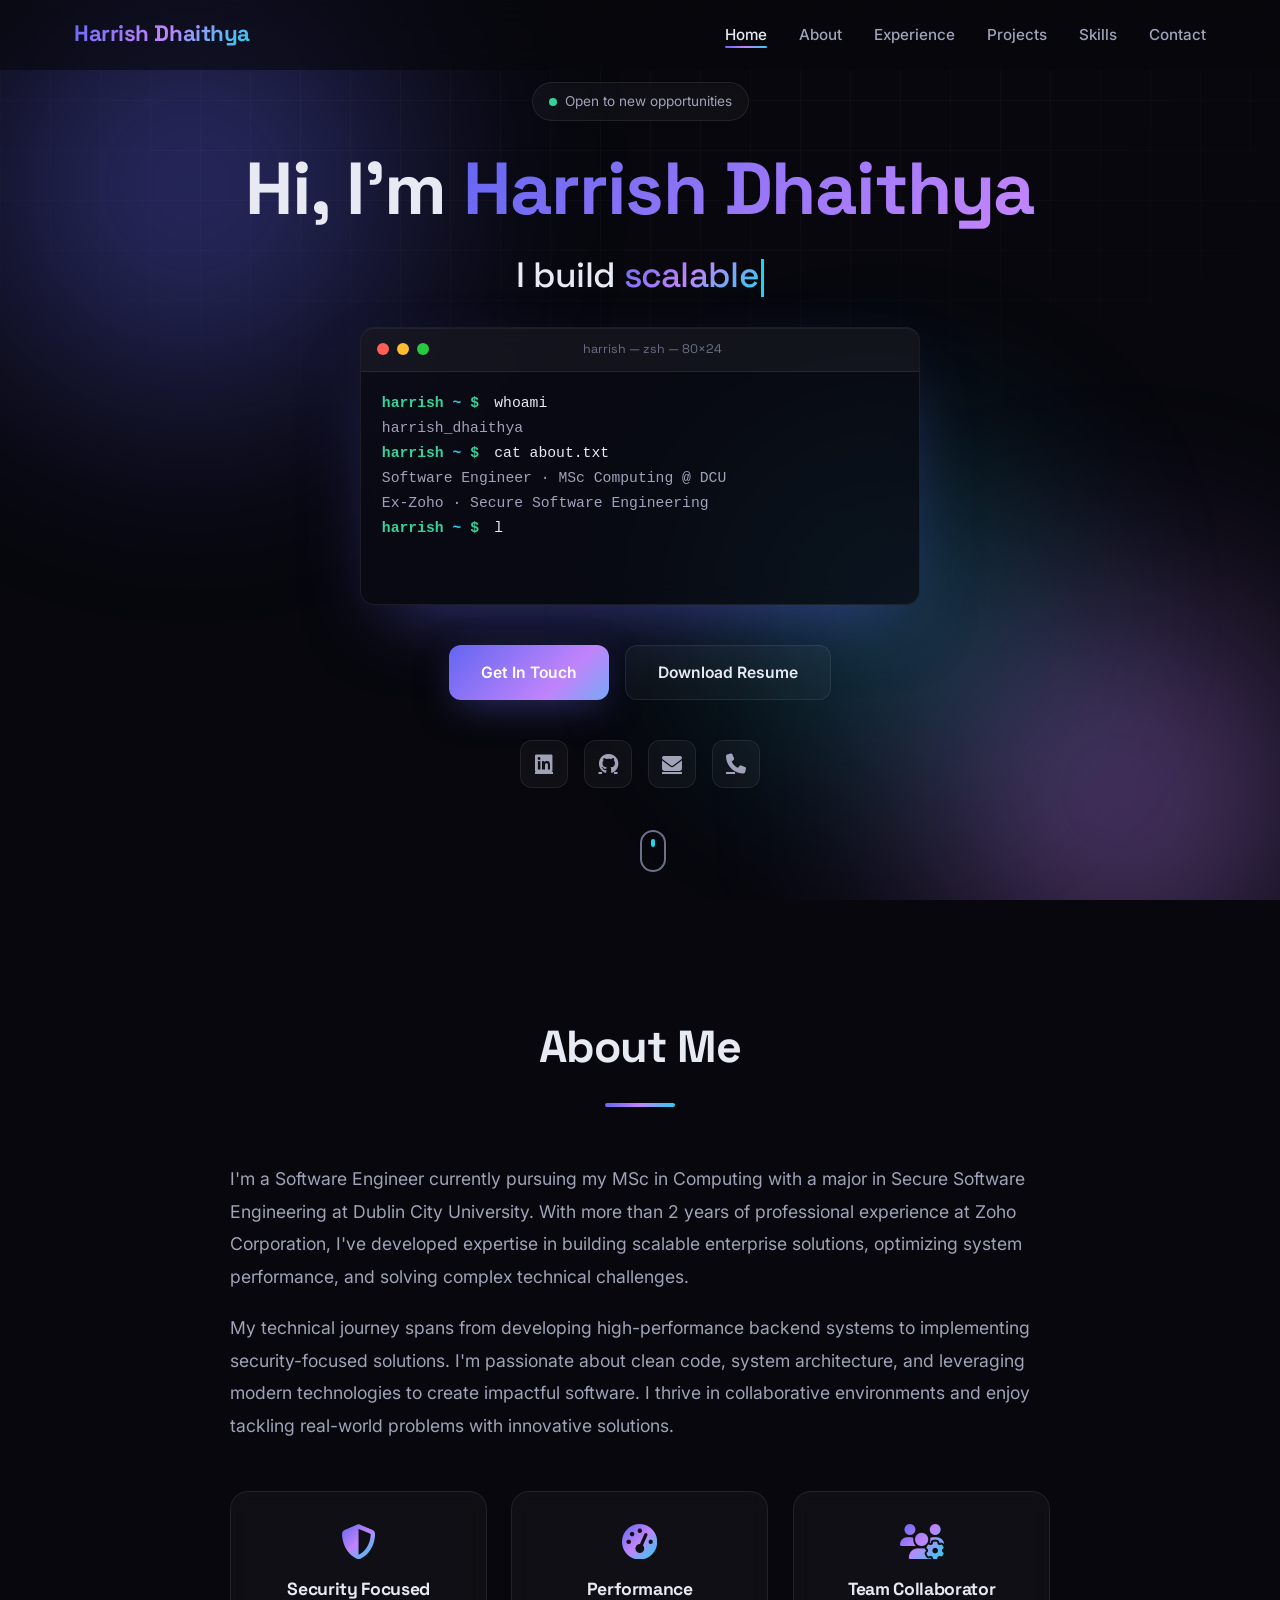
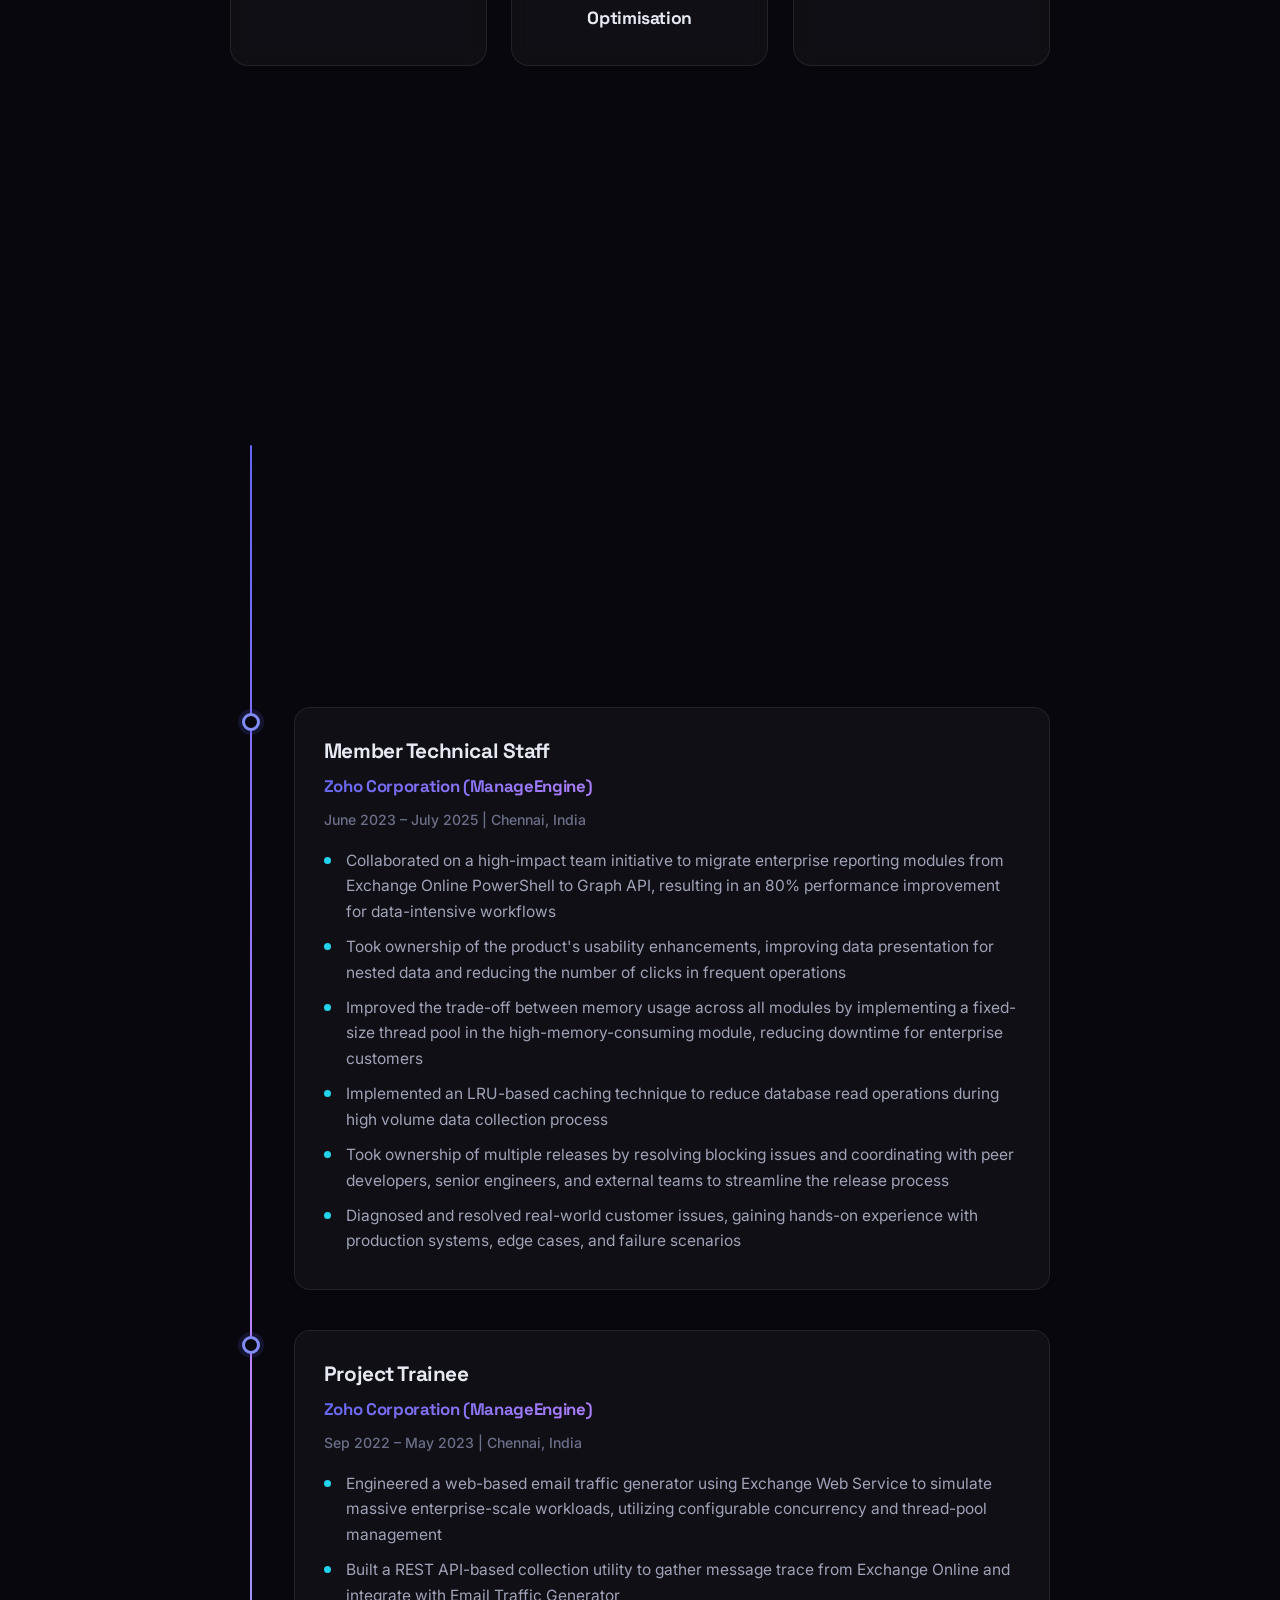
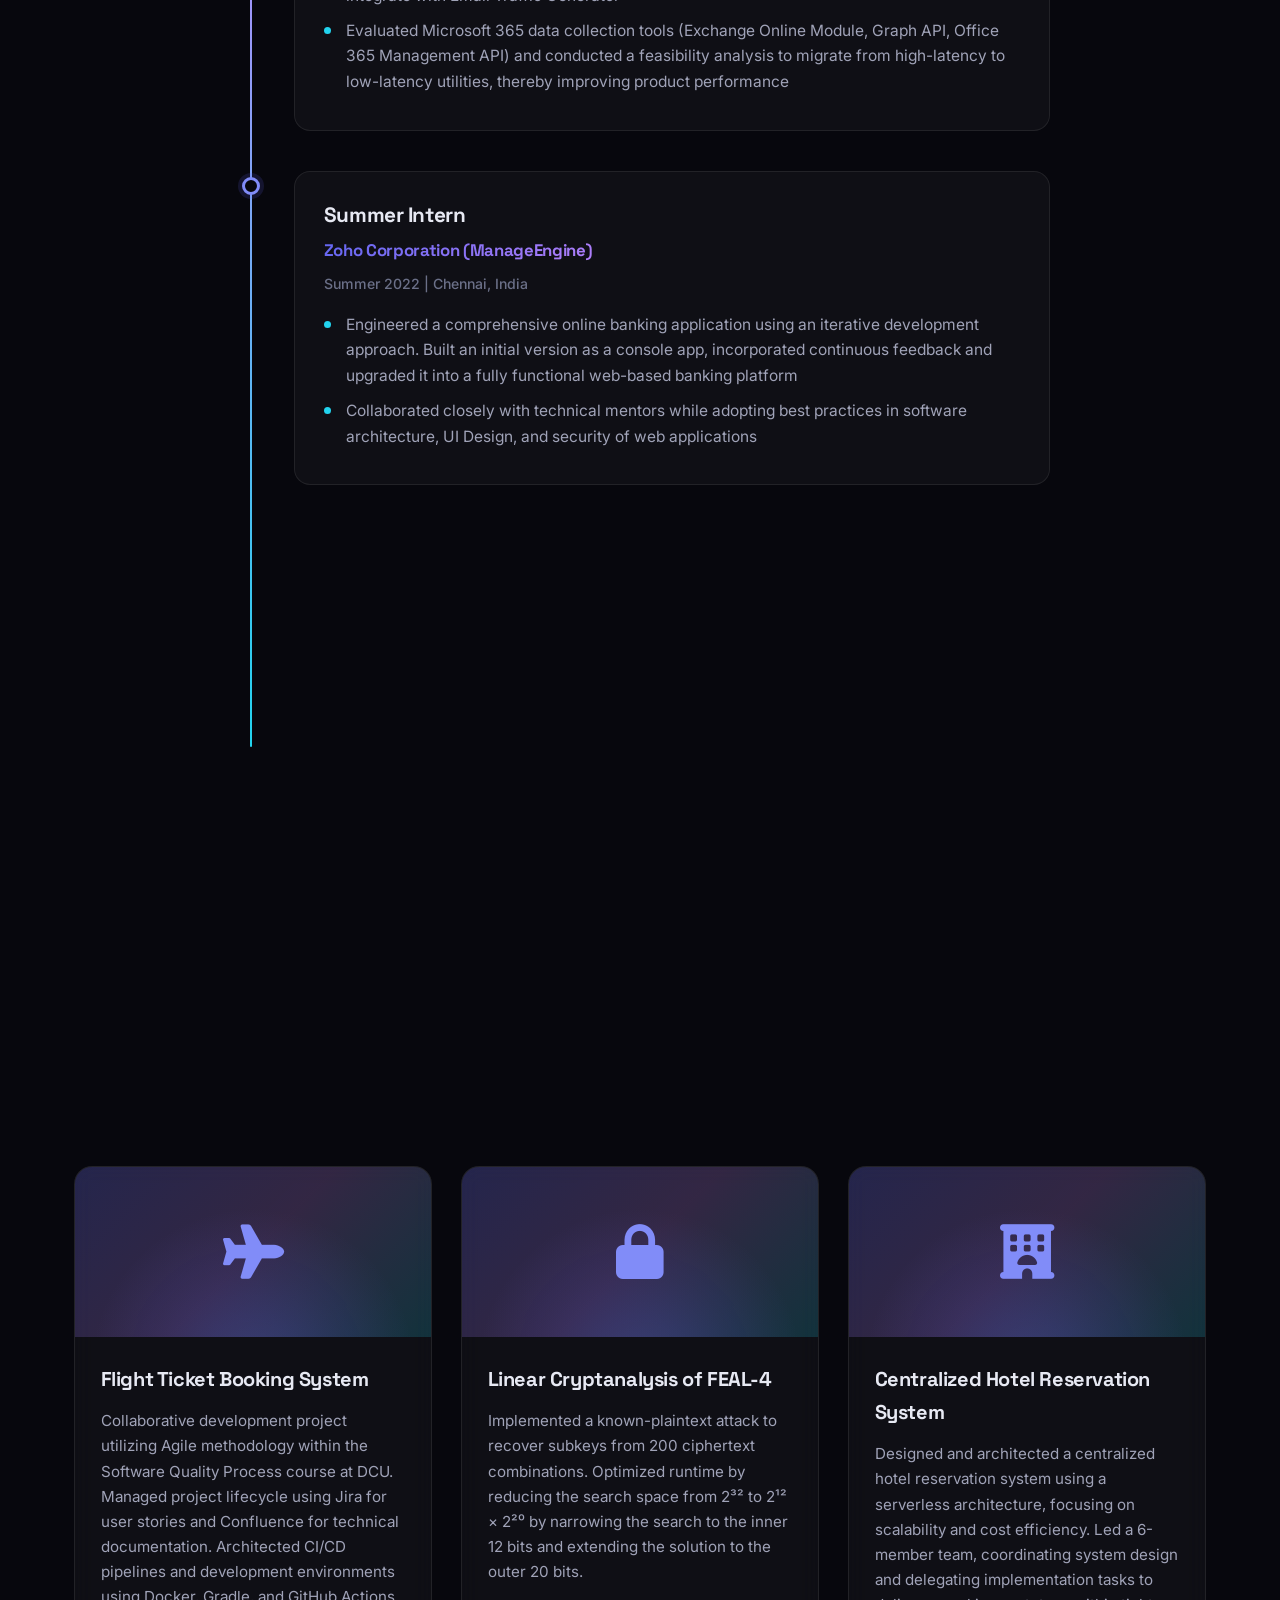
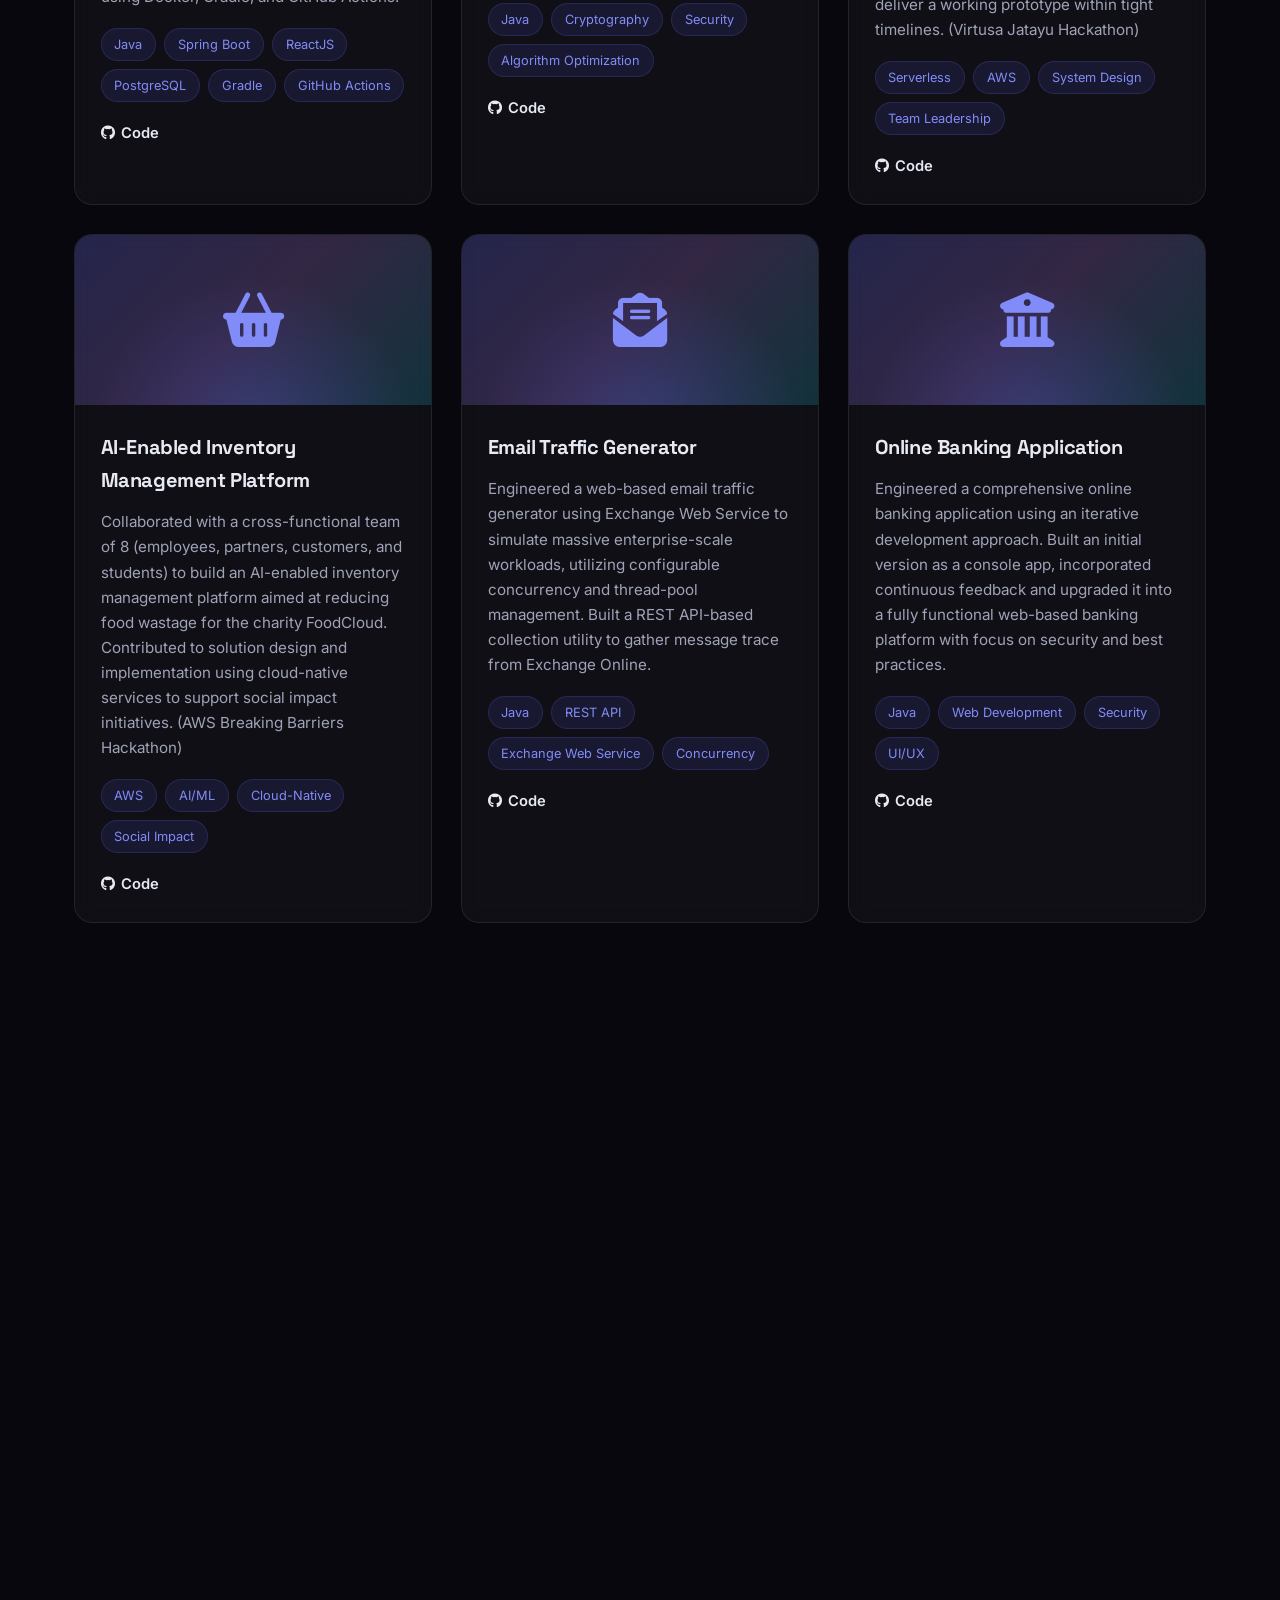
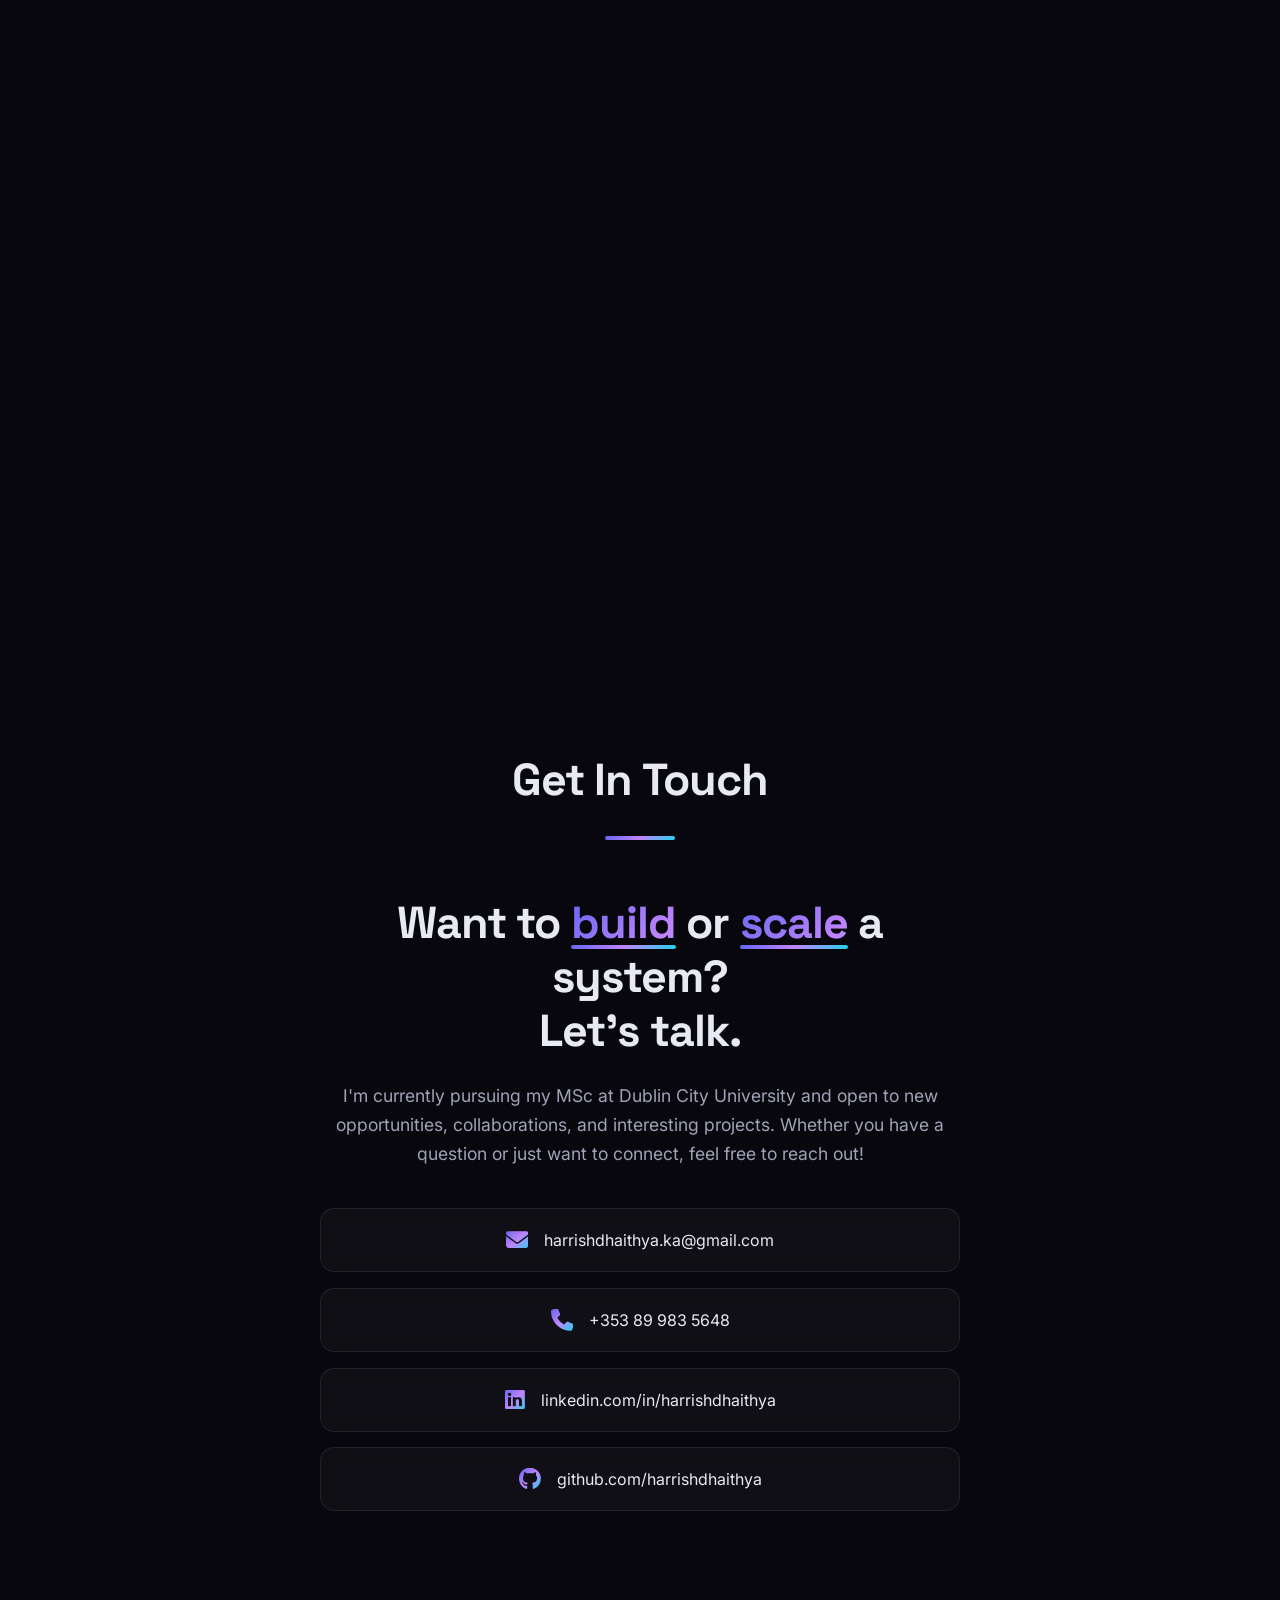
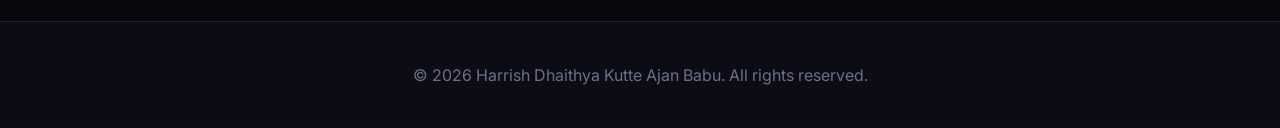
<file: docs/index.html>
<!DOCTYPE html>
<html lang="en">
<head>
    <meta charset="UTF-8">
    <meta name="viewport" content="width=device-width, initial-scale=1.0">
    <meta name="description" content="Harrish Dhaithya — Software Engineer specializing in secure, high-performance software. MSc Computing @ DCU, Ex-Zoho.">
    <meta name="theme-color" content="#0a0a12">
    <title>Harrish Dhaithya — Software Engineer</title>
    <link rel="preconnect" href="https://fonts.googleapis.com">
    <link rel="preconnect" href="https://fonts.gstatic.com" crossorigin>
    <link href="https://fonts.googleapis.com/css2?family=Inter:wght@400;500;600;700&family=Space+Grotesk:wght@500;600;700&display=swap" rel="stylesheet">
    <link rel="stylesheet" href="styles.css">
    <link rel="stylesheet" href="https://cdnjs.cloudflare.com/ajax/libs/font-awesome/6.4.0/css/all.min.css">
</head>
<body>
    <!-- Scroll progress bar -->
    <div class="scroll-progress" id="scrollProgress"></div>
    <!-- !!! -->
    <!-- Custom cursor spotlight -->
    <div class="cursor-glow" id="cursorGlow" aria-hidden="true"></div>

    <!-- Animated aurora background -->
    <div class="aurora" aria-hidden="true">
        <span class="aurora-blob blob-1"></span>
        <span class="aurora-blob blob-2"></span>
        <span class="aurora-blob blob-3"></span>
        <div class="grid-overlay"></div>
    </div>
    <!-- Navigation -->
    <nav class="navbar">
        <div class="container">
            <div class="nav-brand">Harrish Dhaithya</div>
            <ul class="nav-menu">
                <li><a href="#home">Home</a></li>
                <li><a href="#about">About</a></li>
                <li><a href="#experience">Experience</a></li>
                <li><a href="#projects">Projects</a></li>
                <li><a href="#skills">Skills</a></li>
                <li><a href="#contact">Contact</a></li>
            </ul>
            <div class="hamburger">
                <span></span>
                <span></span>
                <span></span>
            </div>
        </div>
    </nav>

    <!-- Hero Section -->
    <section id="home" class="hero">
        <div class="container">
            <div class="hero-content">
                <span class="hero-badge"><span class="status-dot"></span> Open to new opportunities</span>
                <h1 class="hero-title">Hi, I'm <span class="highlight">Harrish Dhaithya</span></h1>
                <h2 class="hero-subtitle">I build <span class="typed-role" id="typedRole"></span><span class="type-caret" aria-hidden="true"></span></h2>

                <div class="terminal" id="terminal">
                    <div class="terminal-bar">
                        <span class="t-dot t-red"></span>
                        <span class="t-dot t-yellow"></span>
                        <span class="t-dot t-green"></span>
                        <span class="terminal-title">harrish — zsh — 80×24</span>
                    </div>
                    <div class="terminal-body" id="terminalBody" aria-hidden="true"></div>
                </div>

                <div class="hero-buttons">
                    <a href="#contact" class="btn btn-primary">Get In Touch</a>
                    <a href="Harrish___SWE_Resume.pdf" class="btn btn-secondary" download>Download Resume</a>
                </div>
                <div class="social-links">
                    <a href="https://linkedin.com/in/harrishdhaithya" target="_blank" aria-label="LinkedIn"><i class="fab fa-linkedin"></i></a>
                    <a href="https://github.com/harrishdhaithya" target="_blank" aria-label="GitHub"><i class="fab fa-github"></i></a>
                    <a href="mailto:harrishdhaithya.ka@gmail.com" target="_blank" aria-label="Email"><i class="fas fa-envelope"></i></a>
                    <a href="tel:+353899835648" target="_blank" aria-label="Phone"><i class="fas fa-phone"></i></a>
                </div>
            </div>
        </div>
        <a href="#about" class="scroll-indicator" aria-label="Scroll down">
            <span class="mouse"><span class="wheel"></span></span>
        </a>
    </section>

    <!-- About Section -->
    <section id="about" class="about">
        <div class="container">
            <h2 class="section-title">About Me</h2>
            <div class="about-content">
                <div class="about-text">
                    <p>
                        I'm a Software Engineer currently pursuing my MSc in Computing with a major in Secure Software Engineering at Dublin City University. 
                        With more than 2 years of professional experience at Zoho Corporation, I've developed expertise in building scalable enterprise solutions, 
                        optimizing system performance, and solving complex technical challenges.
                    </p>
                    <p>
                        My technical journey spans from developing high-performance backend systems to implementing security-focused solutions. 
                        I'm passionate about clean code, system architecture, and leveraging modern technologies to create impactful software. 
                        I thrive in collaborative environments and enjoy tackling real-world problems with innovative solutions.
                    </p>
                    <div class="about-highlights">
                        <div class="highlight-item">
                            <i class="fas fa-shield-alt"></i>
                            <h4>Security Focused</h4>
                        </div>
                        <div class="highlight-item">
                            <i class="fas fa-tachometer-alt"></i>
                            <h4>Performance Optimisation</h4>
                        </div>
                        <div class="highlight-item">
                            <i class="fas fa-users-cog"></i>
                            <h4>Team Collaborator</h4>
                        </div>
                    </div>
                </div>
            </div>
        </div>
    </section>

    <!-- Experience Section -->
    <section id="experience" class="experience">
        <div class="container">
            <h2 class="section-title">Experience</h2>
            <div class="timeline">
                <div class="timeline-item">
                    <div class="timeline-dot"></div>
                    <div class="timeline-content">
                        <h3>MSc Computing (Secure Software Engineering)</h3>
                        <h4>Dublin City University</h4>
                        <p class="timeline-date">September 2025 to August 2026 | Dublin, Ireland</p>
                        <ul>
                            <li>Relevant Coursework: Cryptography, Secure Programming, Blockchain, Network Security, Concurrent Programming</li>
                        </ul>
                    </div>
                </div>
                <div class="timeline-item">
                    <div class="timeline-dot"></div>
                    <div class="timeline-content">
                        <h3>Member Technical Staff</h3>
                        <h4>Zoho Corporation (ManageEngine)</h4>
                        <p class="timeline-date">June 2023 – July 2025 | Chennai, India</p>
                        <ul>
                            <li>Collaborated on a high-impact team initiative to migrate enterprise reporting modules from Exchange Online PowerShell to Graph API, resulting in an 80% performance improvement for data-intensive workflows</li>
                            <li>Took ownership of the product's usability enhancements, improving data presentation for nested data and reducing the number of clicks in frequent operations</li>
                            <li>Improved the trade-off between memory usage across all modules by implementing a fixed-size thread pool in the high-memory-consuming module, reducing downtime for enterprise customers</li>
                            <li>Implemented an LRU-based caching technique to reduce database read operations during high volume data collection process</li>
                            <li>Took ownership of multiple releases by resolving blocking issues and coordinating with peer developers, senior engineers, and external teams to streamline the release process</li>
                            <li>Diagnosed and resolved real-world customer issues, gaining hands-on experience with production systems, edge cases, and failure scenarios</li>
                        </ul>
                    </div>
                </div>
                
                <div class="timeline-item">
                    <div class="timeline-dot"></div>
                    <div class="timeline-content">
                        <h3>Project Trainee</h3>
                        <h4>Zoho Corporation (ManageEngine)</h4>
                        <p class="timeline-date">Sep 2022 – May 2023 | Chennai, India</p>
                        <ul>
                            <li>Engineered a web-based email traffic generator using Exchange Web Service to simulate massive enterprise-scale workloads, utilizing configurable concurrency and thread-pool management</li>
                            <li>Built a REST API-based collection utility to gather message trace from Exchange Online and integrate with Email Traffic Generator</li>
                            <li>Evaluated Microsoft 365 data collection tools (Exchange Online Module, Graph API, Office 365 Management API) and conducted a feasibility analysis to migrate from high-latency to low-latency utilities, thereby improving product performance</li>
                        </ul>
                    </div>
                </div>

                <div class="timeline-item">
                    <div class="timeline-dot"></div>
                    <div class="timeline-content">
                        <h3>Summer Intern</h3>
                        <h4>Zoho Corporation (ManageEngine)</h4>
                        <p class="timeline-date">Summer 2022 | Chennai, India</p>
                        <ul>
                            <li>Engineered a comprehensive online banking application using an iterative development approach. Built an initial version as a console app, incorporated continuous feedback and upgraded it into a fully functional web-based banking platform</li>
                            <li>Collaborated closely with technical mentors while adopting best practices in software architecture, UI Design, and security of web applications</li>
                        </ul>
                    </div>
                </div>

                

                <div class="timeline-item">
                    <div class="timeline-dot"></div>
                    <div class="timeline-content">
                        <h3>B.E. Computer Science and Engineering</h3>
                        <h4>Sri Ramakrishna Institute of Technology</h4>
                        <p class="timeline-date">Aug 2019 - June 2023 | Coimbatore, India</p>
                        <ul>
                            <li>Relevant Coursework: Operating Systems, Computer Networks, Internet Programming, Distributed Systems, Cryptography</li>
                        </ul>
                    </div>
                </div>
            </div>
        </div>
    </section>

    <!-- Projects Section -->
    <section id="projects" class="projects">
        <div class="container">
            <h2 class="section-title">Featured Projects</h2>
            <div class="projects-grid">
                <div class="project-card">
                    <div class="project-image">
                        <i class="fas fa-plane"></i>
                    </div>
                    <div class="project-content">
                        <h3>Flight Ticket Booking System</h3>
                        <p>Collaborative development project utilizing Agile methodology within the Software Quality Process course at DCU. Managed project lifecycle using Jira for user stories and Confluence for technical documentation. Architected CI/CD pipelines and development environments using Docker, Gradle, and GitHub Actions.</p>
                        <div class="project-tags">
                            <span class="tag">Java</span>
                            <span class="tag">Spring Boot</span>
                            <span class="tag">ReactJS</span>
                            <span class="tag">PostgreSQL</span>
                            <span class="tag">Gradle</span>
                            <span class="tag">GitHub Actions</span>
                        </div>
                        <div class="project-links">
                            <a href="https://github.com/harrishdhaithya/group4-safeflight-project/tree/dev" target="_blank"><i class="fab fa-github"></i> Code</a>
                        </div>
                    </div>
                </div>

                <div class="project-card">
                    <div class="project-image">
                        <i class="fas fa-lock"></i>
                    </div>
                    <div class="project-content">
                        <h3>Linear Cryptanalysis of FEAL-4</h3>
                        <p>Implemented a known-plaintext attack to recover subkeys from 200 ciphertext combinations. Optimized runtime by reducing the search space from 2³² to 2¹² × 2²⁰ by narrowing the search to the inner 12 bits and extending the solution to the outer 20 bits.</p>
                        <div class="project-tags">
                            <span class="tag">Java</span>
                            <span class="tag">Cryptography</span>
                            <span class="tag">Security</span>
                            <span class="tag">Algorithm Optimization</span>
                        </div>
                        <div class="project-links">
                            <a href="https://github.com/harrishdhaithya/feal4-linear-cryptanalysis" target="_blank"><i class="fab fa-github"></i> Code</a>
                        </div>
                    </div>
                </div>

                <div class="project-card">
                    <div class="project-image">
                        <i class="fas fa-hotel"></i>
                    </div>
                    <div class="project-content">
                        <h3>Centralized Hotel Reservation System</h3>
                        <p>Designed and architected a centralized hotel reservation system using a serverless architecture, focusing on scalability and cost efficiency. Led a 6-member team, coordinating system design and delegating implementation tasks to deliver a working prototype within tight timelines. (Virtusa Jatayu Hackathon)</p>
                        <div class="project-tags">
                            <span class="tag">Serverless</span>
                            <span class="tag">AWS</span>
                            <span class="tag">System Design</span>
                            <span class="tag">Team Leadership</span>
                        </div>
                        <div class="project-links">
                            <a href="https://github.com/harrishdhaithya/crs-jatayu" target="_blank"><i class="fab fa-github"></i> Code</a>
                        </div>
                    </div>
                </div>

                <div class="project-card">
                    <div class="project-image">
                        <i class="fas fa-shopping-basket"></i>
                    </div>
                    <div class="project-content">
                        <h3>AI-Enabled Inventory Management Platform</h3>
                        <p>Collaborated with a cross-functional team of 8 (employees, partners, customers, and students) to build an AI-enabled inventory management platform aimed at reducing food wastage for the charity FoodCloud. Contributed to solution design and implementation using cloud-native services to support social impact initiatives. (AWS Breaking Barriers Hackathon)</p>
                        <div class="project-tags">
                            <span class="tag">AWS</span>
                            <span class="tag">AI/ML</span>
                            <span class="tag">Cloud-Native</span>
                            <span class="tag">Social Impact</span>
                        </div>
                        <div class="project-links">
                            <a href="https://github.com/harrishdhaithya/FoodCloud-FS" target="_blank"><i class="fab fa-github"></i> Code</a>
                        </div>
                    </div>
                </div>

                <div class="project-card">
                    <div class="project-image">
                        <i class="fas fa-envelope-open-text"></i>
                    </div>
                    <div class="project-content">
                        <h3>Email Traffic Generator</h3>
                        <p>Engineered a web-based email traffic generator using Exchange Web Service to simulate massive enterprise-scale workloads, utilizing configurable concurrency and thread-pool management. Built a REST API-based collection utility to gather message trace from Exchange Online.</p>
                        <div class="project-tags">
                            <span class="tag">Java</span>
                            <span class="tag">REST API</span>
                            <span class="tag">Exchange Web Service</span>
                            <span class="tag">Concurrency</span>
                        </div>
                        <div class="project-links">
                            <a href="https://github.com/harrishdhaithya/email-traffic" target="_blank"><i class="fab fa-github"></i> Code</a>
                        </div>
                    </div>
                </div>

                <div class="project-card">
                    <div class="project-image">
                        <i class="fas fa-university"></i>
                    </div>
                    <div class="project-content">
                        <h3>Online Banking Application</h3>
                        <p>Engineered a comprehensive online banking application using an iterative development approach. Built an initial version as a console app, incorporated continuous feedback and upgraded it into a fully functional web-based banking platform with focus on security and best practices.</p>
                        <div class="project-tags">
                            <span class="tag">Java</span>
                            <span class="tag">Web Development</span>
                            <span class="tag">Security</span>
                            <span class="tag">UI/UX</span>
                        </div>
                        <div class="project-links">
                            <a href="https://github.com/harrishdhaithya/bank-jsp-web" target="_blank"><i class="fab fa-github"></i> Code</a>
                        </div>
                    </div>
                </div>
            </div>
        </div>
    </section>

    <!-- Skills Section -->
    <section id="skills" class="skills">
        <div class="container">
            <h2 class="section-title">Technical Skills</h2>
            <div class="skills-grid">
                <div class="skill-category">
                    <h3><i class="fas fa-code"></i> Programming Languages</h3>
                    <div class="skill-tags">
                        <span class="skill-tag">Java </span>
                        <span class="skill-tag">Python</span>
                        <span class="skill-tag">C/C++</span>
                        <span class="skill-tag">SQL</span>
                        <span class="skill-tag">HTML/CSS</span>
                        <span class="skill-tag">JavaScript</span>
                    </div>
                </div>
                
                <div class="skill-category">
                    <h3><i class="fas fa-laptop-code"></i> Frontend Development</h3>
                    <div class="skill-tags">
                        <span class="skill-tag">ReactJS</span>
                        <span class="skill-tag">Ember.js</span>
                        <span class="skill-tag">JSP/Servlets</span>
                        <span class="skill-tag">HTML/CSS</span>
                    </div>
                </div>
                
                <div class="skill-category">
                    <h3><i class="fas fa-server"></i> Backend & Architecture</h3>
                    <div class="skill-tags">
                        <span class="skill-tag">Spring Boot</span>
                        <span class="skill-tag">REST APIs</span>
                        <span class="skill-tag">Object-Oriented Design</span>
                        <span class="skill-tag">Design Patterns</span>
                        <span class="skill-tag">Kafka</span>
                        <span class="skill-tag">RabbitMQ</span>
                    </div>
                </div>
                
                <div class="skill-category">
                    <h3><i class="fas fa-database"></i> Databases</h3>
                    <div class="skill-tags">
                        <span class="skill-tag">PostgreSQL</span>
                        <span class="skill-tag">MySQL</span>
                        <span class="skill-tag">Elasticsearch</span>
                    </div>
                </div>
                
                <div class="skill-category">
                    <h3><i class="fas fa-cloud"></i> Cloud & DevOps</h3>
                    <div class="skill-tags">
                        <span class="skill-tag">AWS Lambda</span>
                        <span class="skill-tag">API Gateway</span>
                        <span class="skill-tag">ECS/EKS</span>
                        <span class="skill-tag">Docker</span>
                        <span class="skill-tag">Jenkins</span>
                        <span class="skill-tag">Git</span>
                    </div>
                </div>
                
                <div class="skill-category">
                    <h3><i class="fas fa-shield-alt"></i> Security & Cryptography</h3>
                    <div class="skill-tags">
                        <span class="skill-tag">Cryptography</span>
                        <span class="skill-tag">Secure Programming</span>
                        <span class="skill-tag">Blockchain</span>
                        <span class="skill-tag">Network Security</span>
                    </div>
                </div>

                <div class="skill-category">
                    <h3><i class="fas fa-tools"></i> Tools & Technologies</h3>
                    <div class="skill-tags">
                        <span class="skill-tag">IntelliJ IDEA</span>
                        <span class="skill-tag">Profiler</span>
                        <span class="skill-tag">Maven</span>
                        <span class="skill-tag">Gradle</span>
                        <span class="skill-tag">Unix/Linux</span>
                        <span class="skill-tag">Jira</span>
                        <span class="skill-tag">Confluence</span>
                    </div>
                </div>

                <div class="skill-category">
                    <h3><i class="fas fa-project-diagram"></i> Methodologies</h3>
                    <div class="skill-tags">
                        <span class="skill-tag">Agile/Scrum</span>
                        <span class="skill-tag">CI/CD</span>

                    </div>
                </div>
            </div>
        </div>
    </section>

    <!-- Contact Section -->
    <section id="contact" class="contact">
        <div class="container">
            <h2 class="section-title">Get In Touch</h2>
            <div class="contact-content">
                <h3 class="contact-cta">Want to <span class="cta-word">build</span> or <span class="cta-word">scale</span> a system?<br>Let's talk.</h3>
                <p>I'm currently pursuing my MSc at Dublin City University and open to new opportunities, collaborations, and interesting projects. Whether you have a question or just want to connect, feel free to reach out!</p>
                <div class="contact-info">
                    <a href="mailto:harrishdhaithya.ka@gmail.com" class="contact-item">
                        <i class="fas fa-envelope"></i>
                        <span>harrishdhaithya.ka@gmail.com</span>
                    </a>
                    <a href="tel:+353899835648" class="contact-item">
                        <i class="fas fa-phone"></i>
                        <span>+353 89 983 5648</span>
                    </a>
                    <a href="https://linkedin.com/in/harrishdhaithya" target="_blank" class="contact-item">
                        <i class="fab fa-linkedin"></i>
                        <span>linkedin.com/in/harrishdhaithya</span>
                    </a>
                    <a href="https://github.com/harrishdhaithya" target="_blank" class="contact-item">
                        <i class="fab fa-github"></i>
                        <span>github.com/harrishdhaithya</span>
                    </a>
                </div>
            </div>
        </div>
    </section>

    <!-- Footer -->
    <footer class="footer">
        <div class="container">
            <p>&copy; 2026 Harrish Dhaithya Kutte Ajan Babu. All rights reserved.</p>
        </div>
    </footer>

    <script src="script.js"></script>
</body>
</html>
</file>
<file: docs/styles.css>
/* ===== Reset and Base ===== */
* {
    margin: 0;
    padding: 0;
    box-sizing: border-box;
}

:root {
    --primary-color: #6366f1;
    --primary-glow: #818cf8;
    --accent: #22d3ee;
    --accent-2: #c084fc;
    --text-primary: #e7e9f3;
    --text-secondary: #a0a3b8;
    --text-muted: #6b7088;
    --bg-primary: #07070d;
    --bg-secondary: #0c0c16;
    --surface: rgba(255, 255, 255, 0.035);
    --surface-hover: rgba(255, 255, 255, 0.06);
    --border-color: rgba(255, 255, 255, 0.08);
    --border-glow: rgba(129, 140, 248, 0.4);
    --grad: linear-gradient(135deg, #6366f1 0%, #c084fc 50%, #22d3ee 100%);
    --shadow-glow: 0 10px 40px -10px rgba(99, 102, 241, 0.5);
}

html {
    scroll-behavior: smooth;
}

body {
    font-family: 'Inter', 'Segoe UI', Tahoma, sans-serif;
    line-height: 1.65;
    color: var(--text-primary);
    background-color: var(--bg-primary);
    overflow-x: hidden;
    cursor: auto;
}

h1, h2, h3, h4, .nav-brand {
    font-family: 'Space Grotesk', 'Inter', sans-serif;
    letter-spacing: -0.02em;
}

.container {
    max-width: 1180px;
    margin: 0 auto;
    padding: 0 24px;
    position: relative;
    z-index: 2;
}

::selection {
    background: rgba(99, 102, 241, 0.4);
    color: #fff;
}

/* ===== Scroll Progress Bar ===== */
.scroll-progress {
    position: fixed;
    top: 0;
    left: 0;
    height: 3px;
    width: 0%;
    background: var(--grad);
    z-index: 2000;
    box-shadow: 0 0 12px rgba(99, 102, 241, 0.8);
    transition: width 0.1s linear;
}

/* ===== Custom Cursor Glow ===== */
.cursor-glow {
    position: fixed;
    top: 0;
    left: 0;
    width: 420px;
    height: 420px;
    border-radius: 50%;
    pointer-events: none;
    z-index: 1;
    background: radial-gradient(circle, rgba(99, 102, 241, 0.13) 0%, rgba(34, 211, 238, 0.05) 40%, transparent 70%);
    transform: translate(-50%, -50%);
    transition: opacity 0.4s ease;
    opacity: 0;
    will-change: transform;
}

/* ===== Animated Aurora Background ===== */
.aurora {
    position: fixed;
    inset: 0;
    z-index: 0;
    overflow: hidden;
    pointer-events: none;
}

.aurora-blob {
    position: absolute;
    border-radius: 50%;
    filter: blur(90px);
    opacity: 0.5;
    will-change: transform;
}

.blob-1 {
    width: 50vw;
    height: 50vw;
    background: radial-gradient(circle, #6366f1, transparent 70%);
    top: -15%;
    left: -10%;
    animation: floatBlob 22s ease-in-out infinite;
}

.blob-2 {
    width: 45vw;
    height: 45vw;
    background: radial-gradient(circle, #c084fc, transparent 70%);
    bottom: -20%;
    right: -10%;
    animation: floatBlob 28s ease-in-out infinite reverse;
}

.blob-3 {
    width: 38vw;
    height: 38vw;
    background: radial-gradient(circle, #22d3ee, transparent 70%);
    top: 40%;
    left: 50%;
    opacity: 0.3;
    animation: floatBlob 25s ease-in-out infinite;
}

@keyframes floatBlob {
    0%, 100% { transform: translate(0, 0) scale(1); }
    33% { transform: translate(8vw, 6vh) scale(1.15); }
    66% { transform: translate(-6vw, -4vh) scale(0.9); }
}

.grid-overlay {
    position: absolute;
    inset: 0;
    background-image:
        linear-gradient(rgba(255, 255, 255, 0.025) 1px, transparent 1px),
        linear-gradient(90deg, rgba(255, 255, 255, 0.025) 1px, transparent 1px);
    background-size: 50px 50px;
    mask-image: radial-gradient(ellipse 80% 60% at 50% 0%, #000 40%, transparent 100%);
    -webkit-mask-image: radial-gradient(ellipse 80% 60% at 50% 0%, #000 40%, transparent 100%);
}

/* ===== Navigation ===== */
.navbar {
    position: fixed;
    top: 0;
    width: 100%;
    background: rgba(7, 7, 13, 0.6);
    backdrop-filter: blur(16px);
    -webkit-backdrop-filter: blur(16px);
    border-bottom: 1px solid transparent;
    z-index: 1000;
    transition: background 0.3s, border-color 0.3s;
}

.navbar.scrolled {
    background: rgba(7, 7, 13, 0.8);
    border-bottom: 1px solid var(--border-color);
}

.navbar .container {
    display: flex;
    justify-content: space-between;
    align-items: center;
    padding: 1rem 24px;
}

.nav-brand {
    font-size: 1.4rem;
    font-weight: 700;
    background: var(--grad);
    -webkit-background-clip: text;
    background-clip: text;
    color: transparent;
}

.nav-menu {
    display: flex;
    list-style: none;
    gap: 2rem;
}

.nav-menu a {
    text-decoration: none;
    color: var(--text-secondary);
    font-weight: 500;
    font-size: 0.95rem;
    position: relative;
    padding: 4px 0;
    transition: color 0.3s;
}

.nav-menu a::after {
    content: '';
    position: absolute;
    bottom: 0;
    left: 0;
    width: 0;
    height: 2px;
    background: var(--grad);
    border-radius: 2px;
    transition: width 0.3s ease;
}

.nav-menu a:hover,
.nav-menu a.active {
    color: var(--text-primary);
}

.nav-menu a:hover::after,
.nav-menu a.active::after {
    width: 100%;
}

.hamburger {
    display: none;
    flex-direction: column;
    cursor: pointer;
    z-index: 1001;
}

.hamburger span {
    width: 26px;
    height: 2px;
    background-color: var(--text-primary);
    margin: 3px 0;
    border-radius: 2px;
    transition: 0.35s cubic-bezier(0.4, 0, 0.2, 1);
}

.hamburger.active span:nth-child(1) { transform: translateY(8px) rotate(45deg); }
.hamburger.active span:nth-child(2) { opacity: 0; }
.hamburger.active span:nth-child(3) { transform: translateY(-8px) rotate(-45deg); }

/* ===== Hero Section ===== */
.hero {
    position: relative;
    min-height: 100vh;
    display: flex;
    align-items: center;
    padding-top: 80px;
    overflow: hidden;
}

/* ===== Hero Terminal ===== */
.terminal {
    max-width: 560px;
    margin: 0.5rem auto 2.5rem;
    width: 100%;
    border-radius: 14px;
    overflow: hidden;
    background: rgba(10, 12, 22, 0.72);
    border: 1px solid var(--border-color);
    box-shadow: 0 30px 80px -30px rgba(99, 102, 241, 0.55), inset 0 1px 0 rgba(255, 255, 255, 0.05);
    backdrop-filter: blur(14px);
    -webkit-backdrop-filter: blur(14px);
    text-align: left;
    animation: fadeInUp 0.8s ease-out 0.35s both;
    transition: transform 0.4s cubic-bezier(0.2, 0.8, 0.2, 1), box-shadow 0.4s, border-color 0.3s;
}

.terminal:hover {
    transform: translateY(-4px);
    border-color: var(--border-glow);
    box-shadow: 0 36px 90px -28px rgba(99, 102, 241, 0.7), inset 0 1px 0 rgba(255, 255, 255, 0.05);
}

.terminal-bar {
    display: flex;
    align-items: center;
    gap: 0.5rem;
    padding: 0.7rem 1rem;
    background: rgba(255, 255, 255, 0.04);
    border-bottom: 1px solid var(--border-color);
}

.t-dot {
    width: 12px;
    height: 12px;
    border-radius: 50%;
    display: inline-block;
}

.t-red { background: #ff5f57; }
.t-yellow { background: #febc2e; }
.t-green { background: #28c840; }

.terminal-title {
    margin-left: auto;
    margin-right: auto;
    font-family: 'Space Grotesk', monospace;
    font-size: 0.78rem;
    color: var(--text-muted);
    letter-spacing: 0;
    padding-right: 36px; /* balance the dots */
}

.terminal-body {
    font-family: 'SF Mono', 'JetBrains Mono', 'Fira Code', ui-monospace, monospace;
    font-size: 0.92rem;
    line-height: 1.7;
    padding: 1.2rem 1.3rem 1.4rem;
    min-height: 232px;
    color: var(--text-secondary);
    overflow: hidden;
}

.term-line { white-space: pre-wrap; word-break: break-word; }

.term-prompt { color: #34d399; font-weight: 600; margin-right: 0.4rem; }
.term-prompt .t-dir { color: var(--accent); }

.term-cmd { color: var(--text-primary); }
.term-out { color: var(--text-secondary); }
.term-out.files { color: var(--primary-glow); }
.term-out.success { color: #34d399; }

.term-caret {
    display: inline-block;
    width: 9px;
    height: 1.05em;
    background: var(--accent);
    vertical-align: text-bottom;
    margin-left: 1px;
    animation: blink 1s steps(2) infinite;
}

.hero-content {
    text-align: center;
    max-width: 880px;
    margin: 0 auto;
}

.hero-badge {
    display: inline-flex;
    align-items: center;
    gap: 0.5rem;
    padding: 0.45rem 1rem;
    border-radius: 100px;
    background: var(--surface);
    border: 1px solid var(--border-color);
    font-size: 0.85rem;
    color: var(--text-secondary);
    margin-bottom: 1.8rem;
    backdrop-filter: blur(8px);
    animation: fadeInUp 0.8s ease-out;
}

.status-dot {
    width: 8px;
    height: 8px;
    border-radius: 50%;
    background: #34d399;
    box-shadow: 0 0 0 0 rgba(52, 211, 153, 0.6);
    animation: pulse 2s infinite;
}

@keyframes pulse {
    0% { box-shadow: 0 0 0 0 rgba(52, 211, 153, 0.6); }
    70% { box-shadow: 0 0 0 8px rgba(52, 211, 153, 0); }
    100% { box-shadow: 0 0 0 0 rgba(52, 211, 153, 0); }
}

.hero-title {
    font-size: clamp(2.6rem, 7vw, 4.6rem);
    font-weight: 700;
    line-height: 1.05;
    margin-bottom: 1.2rem;
    animation: fadeInUp 0.8s ease-out 0.1s both;
}

.highlight {
    background: var(--grad);
    background-size: 200% auto;
    -webkit-background-clip: text;
    background-clip: text;
    color: transparent;
    animation: shimmer 6s linear infinite;
}

@keyframes shimmer {
    to { background-position: 200% center; }
}

.hero-subtitle {
    font-size: clamp(1.4rem, 4vw, 2.2rem);
    font-weight: 500;
    margin-bottom: 1.4rem;
    color: var(--text-primary);
    min-height: 1.4em;
    animation: fadeInUp 0.8s ease-out 0.25s both;
}

.typed-role {
    background: var(--grad);
    -webkit-background-clip: text;
    background-clip: text;
    color: transparent;
}

.type-caret {
    display: inline-block;
    width: 3px;
    height: 1.1em;
    background: var(--accent);
    margin-left: 2px;
    vertical-align: text-bottom;
    animation: blink 1s steps(2) infinite;
}

@keyframes blink {
    50% { opacity: 0; }
}

.hero-description {
    font-size: clamp(1rem, 2vw, 1.2rem);
    margin-bottom: 2.5rem;
    color: var(--text-secondary);
    animation: fadeInUp 0.8s ease-out 0.4s both;
}

.hero-buttons {
    display: flex;
    gap: 1rem;
    justify-content: center;
    flex-wrap: wrap;
    margin-bottom: 2.5rem;
    animation: fadeInUp 0.8s ease-out 0.55s both;
}

.btn {
    padding: 0.85rem 2rem;
    border-radius: 12px;
    text-decoration: none;
    font-weight: 600;
    font-size: 0.98rem;
    transition: transform 0.25s, box-shadow 0.3s, background 0.3s;
    display: inline-flex;
    align-items: center;
    gap: 0.5rem;
    position: relative;
    will-change: transform;
}

.btn-primary {
    background: var(--grad);
    background-size: 150% auto;
    color: #fff;
    box-shadow: var(--shadow-glow);
}

.btn-primary:hover {
    background-position: right center;
    box-shadow: 0 14px 50px -8px rgba(99, 102, 241, 0.7);
}

.btn-secondary {
    background: var(--surface);
    color: var(--text-primary);
    border: 1px solid var(--border-color);
    backdrop-filter: blur(8px);
}

.btn-secondary:hover {
    background: var(--surface-hover);
    border-color: var(--border-glow);
}

.social-links {
    display: flex;
    gap: 1rem;
    justify-content: center;
    animation: fadeInUp 0.8s ease-out 0.7s both;
}

.social-links a {
    width: 48px;
    height: 48px;
    display: flex;
    align-items: center;
    justify-content: center;
    border-radius: 12px;
    background: var(--surface);
    border: 1px solid var(--border-color);
    color: var(--text-secondary);
    font-size: 1.25rem;
    transition: transform 0.3s, color 0.3s, border-color 0.3s, background 0.3s;
    backdrop-filter: blur(8px);
}

.social-links a:hover {
    transform: translateY(-5px);
    color: #fff;
    border-color: var(--border-glow);
    background: var(--surface-hover);
}

/* Scroll indicator */
.scroll-indicator {
    position: absolute;
    bottom: 28px;
    left: 50%;
    transform: translateX(-50%);
    z-index: 2;
    animation: fadeInUp 1s ease-out 1s both, floatY 2.4s ease-in-out infinite 1s;
}

.mouse {
    display: block;
    width: 26px;
    height: 42px;
    border: 2px solid var(--text-muted);
    border-radius: 14px;
    position: relative;
}

.wheel {
    position: absolute;
    top: 7px;
    left: 50%;
    transform: translateX(-50%);
    width: 4px;
    height: 8px;
    background: var(--accent);
    border-radius: 2px;
    animation: wheelMove 1.8s ease-in-out infinite;
}

@keyframes wheelMove {
    0% { opacity: 0; transform: translate(-50%, 0); }
    40% { opacity: 1; }
    100% { opacity: 0; transform: translate(-50%, 14px); }
}

@keyframes floatY {
    50% { transform: translateX(-50%) translateY(-8px); }
}

/* ===== Section Styles ===== */
section {
    padding: 110px 0;
    position: relative;
}

.section-title {
    font-size: clamp(2rem, 5vw, 2.8rem);
    text-align: center;
    margin-bottom: 3.5rem;
    color: var(--text-primary);
    position: relative;
}

.section-title::after {
    content: '';
    display: block;
    width: 70px;
    height: 4px;
    background: var(--grad);
    border-radius: 4px;
    margin: 1.2rem auto 0;
}

/* ===== About Section ===== */
.about-content {
    max-width: 820px;
    margin: 0 auto;
}

.about-text p {
    font-size: 1.1rem;
    line-height: 1.85;
    margin-bottom: 1.2rem;
    color: var(--text-secondary);
}

.about-highlights {
    display: grid;
    grid-template-columns: repeat(auto-fit, minmax(200px, 1fr));
    gap: 1.5rem;
    margin-top: 3rem;
}

.highlight-item {
    text-align: center;
    padding: 2rem 1.5rem;
    background: var(--surface);
    border: 1px solid var(--border-color);
    border-radius: 18px;
    backdrop-filter: blur(10px);
    transition: transform 0.4s cubic-bezier(0.2, 0.8, 0.2, 1), border-color 0.3s, box-shadow 0.3s;
    position: relative;
    overflow: hidden;
}

.highlight-item::before {
    content: '';
    position: absolute;
    inset: 0;
    background: var(--grad);
    opacity: 0;
    transition: opacity 0.4s;
    z-index: -1;
}

.highlight-item:hover {
    transform: translateY(-8px);
    border-color: var(--border-glow);
    box-shadow: var(--shadow-glow);
}

.highlight-item i {
    font-size: 2.2rem;
    background: var(--grad);
    -webkit-background-clip: text;
    background-clip: text;
    color: transparent;
    margin-bottom: 1rem;
    display: inline-block;
    transition: transform 0.4s;
}

.highlight-item:hover i {
    transform: scale(1.15) rotate(-5deg);
}

.highlight-item h4 {
    font-size: 1.1rem;
    color: var(--text-primary);
}

/* ===== Experience Timeline ===== */
.timeline {
    position: relative;
    max-width: 820px;
    margin: 0 auto;
}

.timeline::before {
    content: '';
    position: absolute;
    left: 20px;
    top: 6px;
    bottom: 6px;
    width: 2px;
    background: linear-gradient(180deg, var(--primary-color), var(--accent-2), var(--accent));
    border-radius: 2px;
}

.timeline-item {
    position: relative;
    padding-left: 64px;
    margin-bottom: 2.5rem;
}

.timeline-dot {
    position: absolute;
    left: 12px;
    top: 6px;
    width: 18px;
    height: 18px;
    border-radius: 50%;
    background: var(--bg-primary);
    border: 3px solid var(--primary-glow);
    box-shadow: 0 0 0 4px rgba(99, 102, 241, 0.15);
    transition: transform 0.3s, box-shadow 0.3s;
    z-index: 2;
}

.timeline-item:hover .timeline-dot {
    transform: scale(1.25);
    box-shadow: 0 0 16px 2px rgba(99, 102, 241, 0.6);
}

.timeline-content {
    background: var(--surface);
    border: 1px solid var(--border-color);
    border-radius: 16px;
    padding: 1.6rem 1.8rem;
    backdrop-filter: blur(10px);
    transition: transform 0.35s, border-color 0.3s, box-shadow 0.3s;
}

.timeline-content:hover {
    transform: translateX(6px);
    border-color: var(--border-glow);
    box-shadow: 0 8px 30px -12px rgba(99, 102, 241, 0.4);
}

.timeline-content h3 {
    font-size: 1.3rem;
    color: var(--text-primary);
    margin-bottom: 0.3rem;
}

.timeline-content h4 {
    font-size: 1.05rem;
    background: var(--grad);
    -webkit-background-clip: text;
    background-clip: text;
    color: transparent;
    margin-bottom: 0.5rem;
}

.timeline-date {
    color: var(--text-muted);
    font-size: 0.88rem;
    margin-bottom: 1rem;
    font-weight: 500;
}

.timeline-content ul {
    list-style: none;
    color: var(--text-secondary);
}

.timeline-content li {
    margin-bottom: 0.6rem;
    padding-left: 1.4rem;
    position: relative;
    font-size: 0.97rem;
}

.timeline-content li::before {
    content: '';
    position: absolute;
    left: 0;
    top: 0.6em;
    width: 7px;
    height: 7px;
    border-radius: 50%;
    background: var(--accent);
}

/* ===== Projects ===== */
.projects-grid {
    display: grid;
    grid-template-columns: repeat(auto-fit, minmax(320px, 1fr));
    gap: 1.8rem;
}

.project-card {
    background: var(--surface);
    border: 1px solid var(--border-color);
    border-radius: 18px;
    overflow: hidden;
    backdrop-filter: blur(10px);
    transition: transform 0.4s cubic-bezier(0.2, 0.8, 0.2, 1), box-shadow 0.4s, border-color 0.3s;
    transform-style: preserve-3d;
    will-change: transform;
}

.project-card:hover {
    border-color: var(--border-glow);
    box-shadow: 0 20px 60px -20px rgba(99, 102, 241, 0.55);
}

.project-image {
    height: 170px;
    background: linear-gradient(135deg, rgba(99, 102, 241, 0.25), rgba(192, 132, 252, 0.2), rgba(34, 211, 238, 0.18));
    display: flex;
    align-items: center;
    justify-content: center;
    font-size: 3.4rem;
    color: var(--primary-glow);
    position: relative;
    overflow: hidden;
}

.project-image::after {
    content: '';
    position: absolute;
    inset: 0;
    background: radial-gradient(circle at 50% 120%, rgba(99, 102, 241, 0.3), transparent 60%);
}

.project-image i {
    position: relative;
    z-index: 1;
    transition: transform 0.5s cubic-bezier(0.2, 0.8, 0.2, 1);
}

.project-card:hover .project-image i {
    transform: scale(1.2) translateZ(30px);
}

.project-content {
    padding: 1.6rem;
}

.project-content h3 {
    font-size: 1.25rem;
    margin-bottom: 0.8rem;
    color: var(--text-primary);
}

.project-content p {
    color: var(--text-secondary);
    margin-bottom: 1.2rem;
    font-size: 0.95rem;
}

.project-tags {
    display: flex;
    flex-wrap: wrap;
    gap: 0.5rem;
    margin-bottom: 1.2rem;
}

.tag {
    background: rgba(99, 102, 241, 0.12);
    color: var(--primary-glow);
    padding: 0.3rem 0.8rem;
    border-radius: 100px;
    font-size: 0.8rem;
    border: 1px solid rgba(99, 102, 241, 0.2);
    transition: background 0.3s, transform 0.2s;
}

.tag:hover {
    background: rgba(99, 102, 241, 0.22);
    transform: translateY(-2px);
}

.project-links {
    display: flex;
    gap: 1.2rem;
}

.project-links a {
    color: var(--text-primary);
    text-decoration: none;
    font-weight: 600;
    font-size: 0.92rem;
    display: inline-flex;
    align-items: center;
    gap: 0.4rem;
    transition: color 0.3s, gap 0.3s;
}

.project-links a:hover {
    color: var(--accent);
    gap: 0.6rem;
}

/* ===== Skills ===== */
.skills-grid {
    display: grid;
    grid-template-columns: repeat(auto-fit, minmax(270px, 1fr));
    gap: 1.5rem;
}

.skill-category {
    background: var(--surface);
    border: 1px solid var(--border-color);
    padding: 1.8rem;
    border-radius: 18px;
    backdrop-filter: blur(10px);
    transition: transform 0.35s, border-color 0.3s, box-shadow 0.3s;
}

.skill-category:hover {
    transform: translateY(-6px);
    border-color: var(--border-glow);
    box-shadow: var(--shadow-glow);
}

.skill-category h3 {
    font-size: 1.15rem;
    margin-bottom: 1.2rem;
    color: var(--text-primary);
    display: flex;
    align-items: center;
}

.skill-category h3 i {
    background: var(--grad);
    -webkit-background-clip: text;
    background-clip: text;
    color: transparent;
    margin-right: 0.6rem;
    font-size: 1.2rem;
}

.skill-tags {
    display: flex;
    flex-wrap: wrap;
    gap: 0.5rem;
}

.skill-tag {
    background: rgba(255, 255, 255, 0.04);
    color: var(--text-secondary);
    padding: 0.45rem 0.9rem;
    border-radius: 8px;
    font-size: 0.88rem;
    border: 1px solid var(--border-color);
    transition: color 0.25s, border-color 0.25s, transform 0.2s, background 0.25s;
    cursor: default;
}

.skill-tag:hover {
    color: var(--text-primary);
    border-color: var(--border-glow);
    background: rgba(99, 102, 241, 0.12);
    transform: translateY(-3px);
}

/* ===== Contact ===== */
.contact-content {
    max-width: 640px;
    margin: 0 auto;
    text-align: center;
}

.contact-cta {
    font-size: clamp(1.7rem, 5vw, 2.8rem);
    font-weight: 700;
    line-height: 1.2;
    color: var(--text-primary);
    margin-bottom: 1.5rem;
}

.cta-word {
    position: relative;
    background: var(--grad);
    background-size: 200% auto;
    -webkit-background-clip: text;
    background-clip: text;
    color: transparent;
    animation: shimmer 5s linear infinite;
}

.cta-word::after {
    content: '';
    position: absolute;
    left: 0;
    bottom: 0.04em;
    width: 100%;
    height: 0.09em;
    border-radius: 2px;
    background: var(--grad);
    transform: scaleX(0);
    transform-origin: left;
    transition: transform 0.45s cubic-bezier(0.2, 0.8, 0.2, 1);
}

.contact-cta.visible .cta-word::after,
.contact-cta:hover .cta-word::after {
    transform: scaleX(1);
}

.contact-content p {
    font-size: 1.1rem;
    color: var(--text-secondary);
    margin-bottom: 2.5rem;
}

.contact-info {
    display: flex;
    flex-direction: column;
    gap: 1rem;
}

.contact-item {
    display: flex;
    align-items: center;
    justify-content: center;
    gap: 1rem;
    padding: 1.1rem;
    background: var(--surface);
    border: 1px solid var(--border-color);
    border-radius: 14px;
    text-decoration: none;
    color: var(--text-primary);
    backdrop-filter: blur(10px);
    transition: transform 0.3s, box-shadow 0.3s, border-color 0.3s, background 0.3s;
}

.contact-item:hover {
    transform: translateY(-4px);
    border-color: var(--border-glow);
    background: var(--surface-hover);
    box-shadow: var(--shadow-glow);
}

.contact-item i {
    background: var(--grad);
    -webkit-background-clip: text;
    background-clip: text;
    color: transparent;
    font-size: 1.4rem;
}

/* ===== Footer ===== */
.footer {
    background: var(--bg-secondary);
    border-top: 1px solid var(--border-color);
    color: var(--text-muted);
    text-align: center;
    padding: 2.5rem 0;
    position: relative;
    z-index: 2;
}

/* ===== Scroll Reveal ===== */
.reveal {
    opacity: 0;
    transform: translateY(40px);
    transition: opacity 0.8s cubic-bezier(0.2, 0.8, 0.2, 1), transform 0.8s cubic-bezier(0.2, 0.8, 0.2, 1);
    will-change: opacity, transform;
}

.reveal.visible {
    opacity: 1;
    transform: translateY(0);
}

/* ===== Animations ===== */
@keyframes fadeInUp {
    from { opacity: 0; transform: translateY(30px); }
    to { opacity: 1; transform: translateY(0); }
}

/* ===== Scroll-to-top button ===== */
.scroll-top-btn {
    position: fixed;
    bottom: 30px;
    right: 30px;
    width: 50px;
    height: 50px;
    border-radius: 14px;
    background: var(--grad);
    color: #fff;
    border: none;
    cursor: pointer;
    display: none;
    align-items: center;
    justify-content: center;
    font-size: 1.1rem;
    box-shadow: var(--shadow-glow);
    transition: transform 0.3s, box-shadow 0.3s;
    z-index: 999;
}

.scroll-top-btn:hover {
    transform: translateY(-4px) scale(1.05);
    box-shadow: 0 14px 40px -8px rgba(99, 102, 241, 0.7);
}

/* ===== Responsive ===== */
@media (max-width: 768px) {
    .hamburger { display: flex; }

    .nav-menu {
        position: fixed;
        right: -100%;
        top: 0;
        height: 100vh;
        flex-direction: column;
        justify-content: center;
        background: rgba(7, 7, 13, 0.92);
        backdrop-filter: blur(20px);
        width: 75%;
        max-width: 320px;
        text-align: center;
        gap: 2.5rem;
        transition: right 0.4s cubic-bezier(0.4, 0, 0.2, 1);
        border-left: 1px solid var(--border-color);
    }

    .nav-menu.active { right: 0; }
    .nav-menu a { font-size: 1.2rem; }

    section { padding: 80px 0; }
    .hero-buttons { flex-direction: column; align-items: center; }
    .btn { width: 100%; max-width: 280px; justify-content: center; }
    .cursor-glow { display: none; }

    /* Justify body text for cleaner reading on phones */
    .about-text p,
    .project-content p,
    .contact-content p {
        text-align: justify;
        hyphens: auto;
        -webkit-hyphens: auto;
    }
}

@media (max-width: 480px) {
    .projects-grid { grid-template-columns: 1fr; }
    .timeline-item { padding-left: 52px; }
    .timeline::before { left: 16px; }
    .timeline-dot { left: 8px; }
}

/* Respect reduced motion */
@media (prefers-reduced-motion: reduce) {
    *, *::before, *::after {
        animation-duration: 0.01ms !important;
        animation-iteration-count: 1 !important;
        transition-duration: 0.01ms !important;
        scroll-behavior: auto !important;
    }
    .reveal { opacity: 1; transform: none; }
}
</file>
